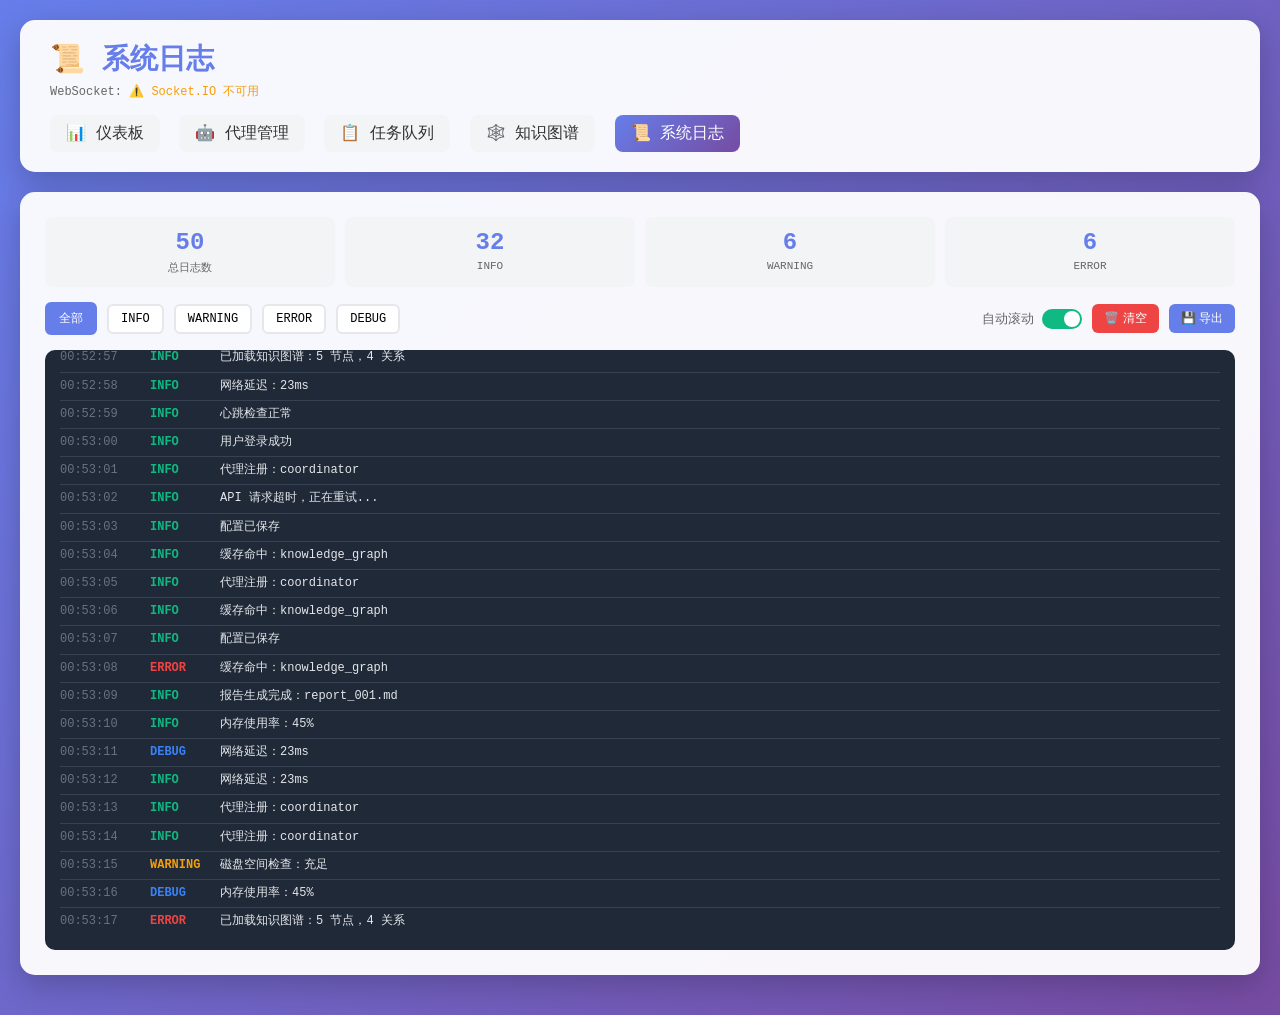
<file: skills/ultimate-agent/web_ui/templates/logs.html>
<!DOCTYPE html>
<html lang="zh-CN">
<head>
    <meta charset="UTF-8">
    <meta name="viewport" content="width=device-width, initial-scale=1.0">
    <title>系统日志 - 硅基世界 2</title>
    <script src="https://cdn.socket.io/4.5.4/socket.io.min.js"></script>
    <style>
        * { margin: 0; padding: 0; box-sizing: border-box; }
        body {
            font-family: 'Courier New', monospace;
            background: linear-gradient(135deg, #667eea 0%, #764ba2 100%);
            min-height: 100vh;
            padding: 20px;
        }
        .container { max-width: 1400px; margin: 0 auto; }
        header {
            background: rgba(255, 255, 255, 0.95);
            border-radius: 15px;
            padding: 20px 30px;
            margin-bottom: 20px;
            box-shadow: 0 10px 30px rgba(0, 0, 0, 0.2);
        }
        h1 { color: #667eea; font-size: 28px; }
        .nav { margin-top: 15px; }
        .nav a {
            display: inline-block;
            padding: 8px 16px;
            background: #f3f4f6;
            color: #333;
            text-decoration: none;
            border-radius: 8px;
            margin-right: 10px;
        }
        .nav a:hover, .nav a.active {
            background: linear-gradient(135deg, #667eea 0%, #764ba2 100%);
            color: white;
        }
        .card {
            background: rgba(255, 255, 255, 0.95);
            border-radius: 15px;
            padding: 25px;
            margin-bottom: 20px;
            box-shadow: 0 10px 30px rgba(0, 0, 0, 0.2);
        }
        .log-controls {
            display: flex;
            gap: 10px;
            margin-bottom: 15px;
            flex-wrap: wrap;
            align-items: center;
        }
        .filter-btn {
            padding: 6px 12px;
            border: 2px solid #e5e7eb;
            background: white;
            border-radius: 6px;
            cursor: pointer;
            font-size: 12px;
            font-family: inherit;
            transition: all 0.2s;
        }
        .filter-btn:hover { border-color: #667eea; }
        .filter-btn.active {
            background: #667eea;
            color: white;
            border-color: #667eea;
        }
        .log-container {
            background: #1f2937;
            border-radius: 10px;
            padding: 15px;
            height: 600px;
            overflow-y: auto;
            font-size: 12px;
            line-height: 1.6;
        }
        .log-entry {
            padding: 4px 0;
            border-bottom: 1px solid #374151;
            display: flex;
            gap: 10px;
        }
        .log-entry:last-child { border-bottom: none; }
        .log-time {
            color: #6b7280;
            min-width: 80px;
        }
        .log-level {
            min-width: 60px;
            font-weight: 600;
            text-transform: uppercase;
        }
        .log-level.info { color: #10b981; }
        .log-level.warning { color: #f59e0b; }
        .log-level.error { color: #ef4444; }
        .log-level.debug { color: #3b82f6; }
        .log-message { color: #e5e7eb; flex: 1; }
        .log-stats {
            display: grid;
            grid-template-columns: repeat(auto-fit, minmax(120px, 1fr));
            gap: 10px;
            margin-bottom: 15px;
        }
        .stat-box {
            background: #f3f4f6;
            padding: 12px;
            border-radius: 8px;
            text-align: center;
        }
        .stat-value { font-size: 24px; font-weight: 700; color: #667eea; }
        .stat-label { font-size: 11px; color: #666; margin-top: 4px; }
        .auto-scroll-toggle {
            display: flex;
            align-items: center;
            gap: 8px;
            font-size: 13px;
            color: #666;
        }
        .toggle-switch {
            width: 40px;
            height: 20px;
            background: #e5e7eb;
            border-radius: 10px;
            position: relative;
            cursor: pointer;
            transition: background 0.3s;
        }
        .toggle-switch.on { background: #10b981; }
        .toggle-switch::after {
            content: '';
            position: absolute;
            width: 16px;
            height: 16px;
            background: white;
            border-radius: 50%;
            top: 2px;
            left: 2px;
            transition: transform 0.3s;
        }
        .toggle-switch.on::after { transform: translateX(20px); }
        .clear-btn {
            padding: 6px 12px;
            background: #ef4444;
            color: white;
            border: none;
            border-radius: 6px;
            cursor: pointer;
            font-size: 12px;
        }
        .export-btn {
            padding: 6px 12px;
            background: #667eea;
            color: white;
            border: none;
            border-radius: 6px;
            cursor: pointer;
            font-size: 12px;
        }
        .empty-state {
            text-align: center;
            padding: 60px 20px;
            color: #6b7280;
        }
        .loading { text-align: center; padding: 40px; color: white; }
        .spinner {
            border: 4px solid rgba(255,255,255,0.3);
            border-top: 4px solid white;
            border-radius: 50%;
            width: 40px; height: 40px;
            animation: spin 1s linear infinite;
            margin: 0 auto 20px;
        }
        @keyframes spin { 0% { transform: rotate(0deg); } 100% { transform: rotate(360deg); } }
    </style>
</head>
<body>
    <div class="container">
        <header>
            <div>
                <h1>📜 系统日志</h1>
                <div style="font-size: 12px; color: #666; margin-top: 5px;">
                    WebSocket: <span id="ws-indicator" style="color: #f59e0b;">⚪ 未连接</span>
                </div>
            </div>
            <div class="nav">
                <a href="index.html">📊 仪表板</a>
                <a href="agents.html">🤖 代理管理</a>
                <a href="tasks.html">📋 任务队列</a>
                <a href="graph.html">🕸️ 知识图谱</a>
                <a href="logs.html" class="active">📜 系统日志</a>
            </div>
        </header>
        
        <div class="card">
            <div class="log-stats">
                <div class="stat-box">
                    <div class="stat-value" id="stat-total">0</div>
                    <div class="stat-label">总日志数</div>
                </div>
                <div class="stat-box">
                    <div class="stat-value" id="stat-info">0</div>
                    <div class="stat-label">INFO</div>
                </div>
                <div class="stat-box">
                    <div class="stat-value" id="stat-warning">0</div>
                    <div class="stat-label">WARNING</div>
                </div>
                <div class="stat-box">
                    <div class="stat-value" id="stat-error">0</div>
                    <div class="stat-label">ERROR</div>
                </div>
            </div>
            
            <div class="log-controls">
                <button class="filter-btn active" data-level="all">全部</button>
                <button class="filter-btn" data-level="info">INFO</button>
                <button class="filter-btn" data-level="warning">WARNING</button>
                <button class="filter-btn" data-level="error">ERROR</button>
                <button class="filter-btn" data-level="debug">DEBUG</button>
                
                <div class="auto-scroll-toggle" style="margin-left: auto;">
                    <span>自动滚动</span>
                    <div class="toggle-switch on" id="auto-scroll" onclick="toggleAutoScroll()"></div>
                </div>
                
                <button class="clear-btn" onclick="clearLogs()">🗑️ 清空</button>
                <button class="export-btn" onclick="exportLogs()">💾 导出</button>
            </div>
            
            <div class="log-container" id="log-container">
                <div class="loading">
                    <div class="spinner"></div>
                    正在加载日志...
                </div>
            </div>
        </div>
    </div>
    
    <script>
        let logs = [];
        let currentFilter = 'all';
        let autoScroll = true;
        let logInterval = null;
        let socket = null;
        let wsConnected = false;
        
        // 初始化 WebSocket 连接
        function initWebSocket() {
            const indicator = document.getElementById('ws-indicator');
            
            if (typeof io === 'undefined') {
                indicator.textContent = '⚠️ Socket.IO 不可用';
                indicator.style.color = '#f59e0b';
                console.log('⚠️ Socket.IO 不可用，使用轮询模式');
                return;
            }
            
            socket = io();
            
            socket.on('connect', () => {
                wsConnected = true;
                indicator.textContent = '🟢 已连接';
                indicator.style.color = '#22c55e';
                console.log('✅ WebSocket 已连接');
                socket.emit('subscribe', { topic: 'logs' });
            });
            
            socket.on('disconnect', () => {
                wsConnected = false;
                indicator.textContent = '🔴 已断开';
                indicator.style.color = '#ef4444';
                console.log('❌ WebSocket 已断开');
            });
            
            socket.on('connect_error', (error) => {
                wsConnected = false;
                indicator.textContent = '🟡 连接失败';
                indicator.style.color = '#f59e0b';
                console.error('WebSocket 连接错误:', error);
            });
            
            // 监听日志更新
            socket.on('log_entry', (data) => {
                console.log('📜 收到日志:', data);
                addLogEntry(data);
            });
            
            console.log('🔌 正在连接 WebSocket...');
        }
        
        // 添加日志条目
        function addLogEntry(log) {
            const newLog = {
                id: logs.length,
                time: log.time || new Date().toLocaleTimeString('zh-CN'),
                level: log.level || 'info',
                message: log.message || log.msg || ''
            };
            
            logs.push(newLog);
            if (logs.length > 200) logs.shift();
            updateStats();
            renderLogs();
        }
        
        // 模拟日志数据（实际应从 API 获取）
        function generateSampleLogs() {
            const levels = ['info', 'info', 'info', 'warning', 'info', 'error', 'info', 'debug'];
            const messages = [
                '系统初始化完成',
                '已加载知识图谱：5 节点，4 关系',
                '任务已提交：task_001',
                'API 请求超时，正在重试...',
                '配置已保存',
                '连接失败：无法连接到数据库',
                '用户登录成功',
                '缓存命中：knowledge_graph',
                '代理注册：coordinator',
                '心跳检查正常',
                '任务完成：task_001',
                '内存使用率：45%',
                '磁盘空间检查：充足',
                '网络延迟：23ms',
                '报告生成完成：report_001.md'
            ];
            
            const now = Date.now();
            const sampleLogs = [];
            
            for (let i = 0; i < 50; i++) {
                const level = levels[Math.floor(Math.random() * levels.length)];
                const message = messages[Math.floor(Math.random() * messages.length)];
                const time = new Date(now - (50 - i) * 1000).toLocaleTimeString('zh-CN');
                
                sampleLogs.push({
                    id: i,
                    time: time,
                    level: level,
                    message: message
                });
            }
            
            return sampleLogs;
        }
        
        // 加载日志
        function loadLogs() {
            logs = generateSampleLogs();
            updateStats();
            renderLogs();
        }
        
        // 更新统计
        function updateStats() {
            document.getElementById('stat-total').textContent = logs.length;
            document.getElementById('stat-info').textContent = logs.filter(l => l.level === 'info').length;
            document.getElementById('stat-warning').textContent = logs.filter(l => l.level === 'warning').length;
            document.getElementById('stat-error').textContent = logs.filter(l => l.level === 'error').length;
        }
        
        // 渲染日志
        function renderLogs() {
            const container = document.getElementById('log-container');
            const filteredLogs = currentFilter === 'all' 
                ? logs 
                : logs.filter(l => l.level === currentFilter);
            
            if (filteredLogs.length === 0) {
                container.innerHTML = `
                    <div class="empty-state">
                        <h3>📭 暂无日志</h3>
                        <p>没有符合条件的日志记录</p>
                    </div>
                `;
                return;
            }
            
            container.innerHTML = filteredLogs.map(log => `
                <div class="log-entry">
                    <span class="log-time">${log.time}</span>
                    <span class="log-level ${log.level}">${log.level}</span>
                    <span class="log-message">${log.message}</span>
                </div>
            `).join('');
            
            if (autoScroll) {
                container.scrollTop = container.scrollHeight;
            }
        }
        
        // 切换自动滚动
        function toggleAutoScroll() {
            autoScroll = !autoScroll;
            document.getElementById('auto-scroll').classList.toggle('on', autoScroll);
        }
        
        // 清空日志
        function clearLogs() {
            logs = [];
            updateStats();
            renderLogs();
        }
        
        // 导出日志
        function exportLogs() {
            const content = logs.map(l => 
                `[${l.time}] [${l.level.toUpperCase()}] ${l.message}`
            ).join('\n');
            
            const blob = new Blob([content], { type: 'text/plain' });
            const url = URL.createObjectURL(blob);
            const a = document.createElement('a');
            a.href = url;
            a.download = `system-logs-${new Date().toISOString().slice(0,10)}.txt`;
            a.click();
        }
        
        // 筛选日志
        document.querySelectorAll('.filter-btn').forEach(btn => {
            btn.addEventListener('click', function() {
                document.querySelectorAll('.filter-btn').forEach(b => b.classList.remove('active'));
                this.classList.add('active');
                currentFilter = this.dataset.level;
                renderLogs();
            });
        });
        
        // 页面加载时初始化
        document.addEventListener('DOMContentLoaded', function() {
            loadLogs();
            initWebSocket();
            
            // 备用：如果没有 WebSocket，使用模拟日志（每 2 秒添加一条）
            setTimeout(() => {
                if (!wsConnected) {
                    console.log('⚠️ WebSocket 未连接，使用模拟日志');
                    logInterval = setInterval(() => {
                        const levels = ['info', 'warning', 'error', 'debug'];
                        const messages = [
                            '定时任务执行中...',
                            '内存检查正常',
                            '网络连接稳定',
                            '缓存更新完成',
                            '代理状态检查通过'
                        ];
                        
                        const newLog = {
                            id: logs.length,
                            time: new Date().toLocaleTimeString('zh-CN'),
                            level: levels[Math.floor(Math.random() * levels.length)],
                            message: messages[Math.floor(Math.random() * messages.length)]
                        };
                        
                        logs.push(newLog);
                        if (logs.length > 200) logs.shift();
                        updateStats();
                        renderLogs();
                    }, 2000);
                }
            }, 3000);
        });
    </script>
</body>
</html>
</file>
